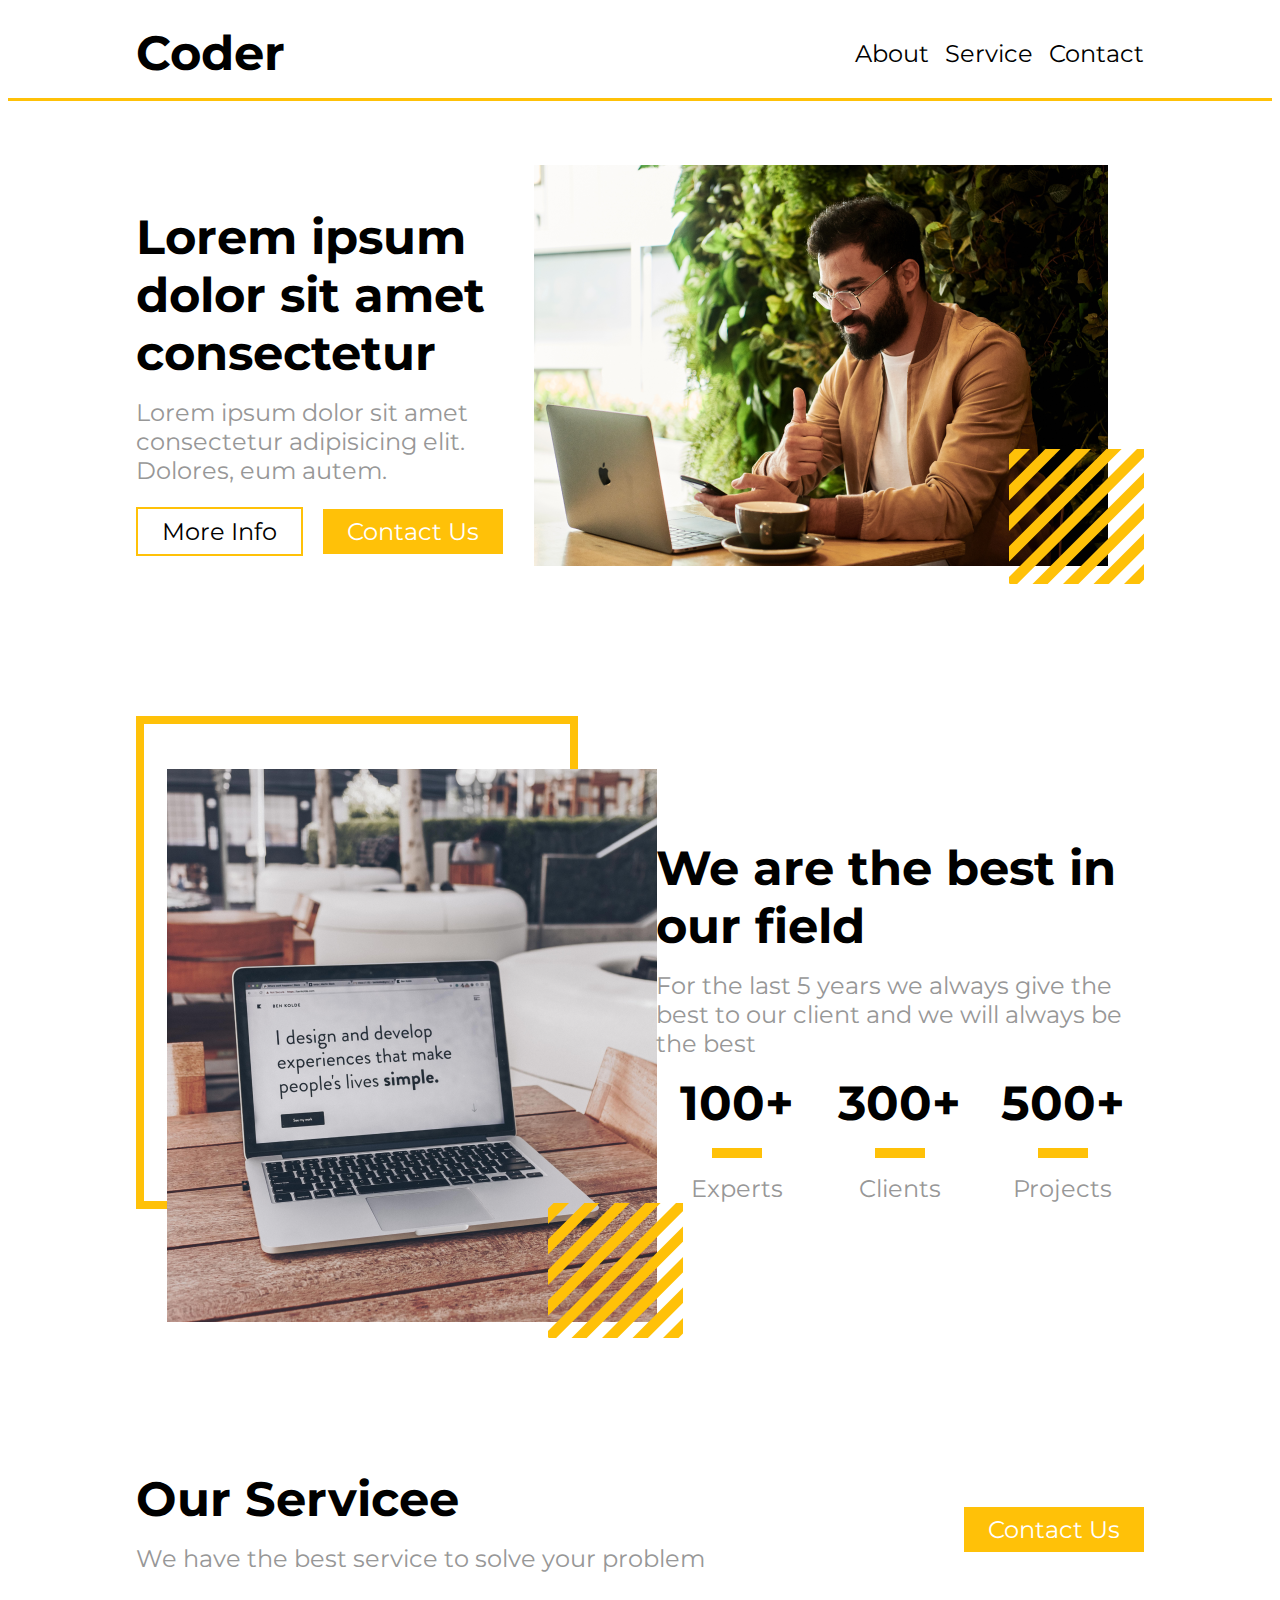
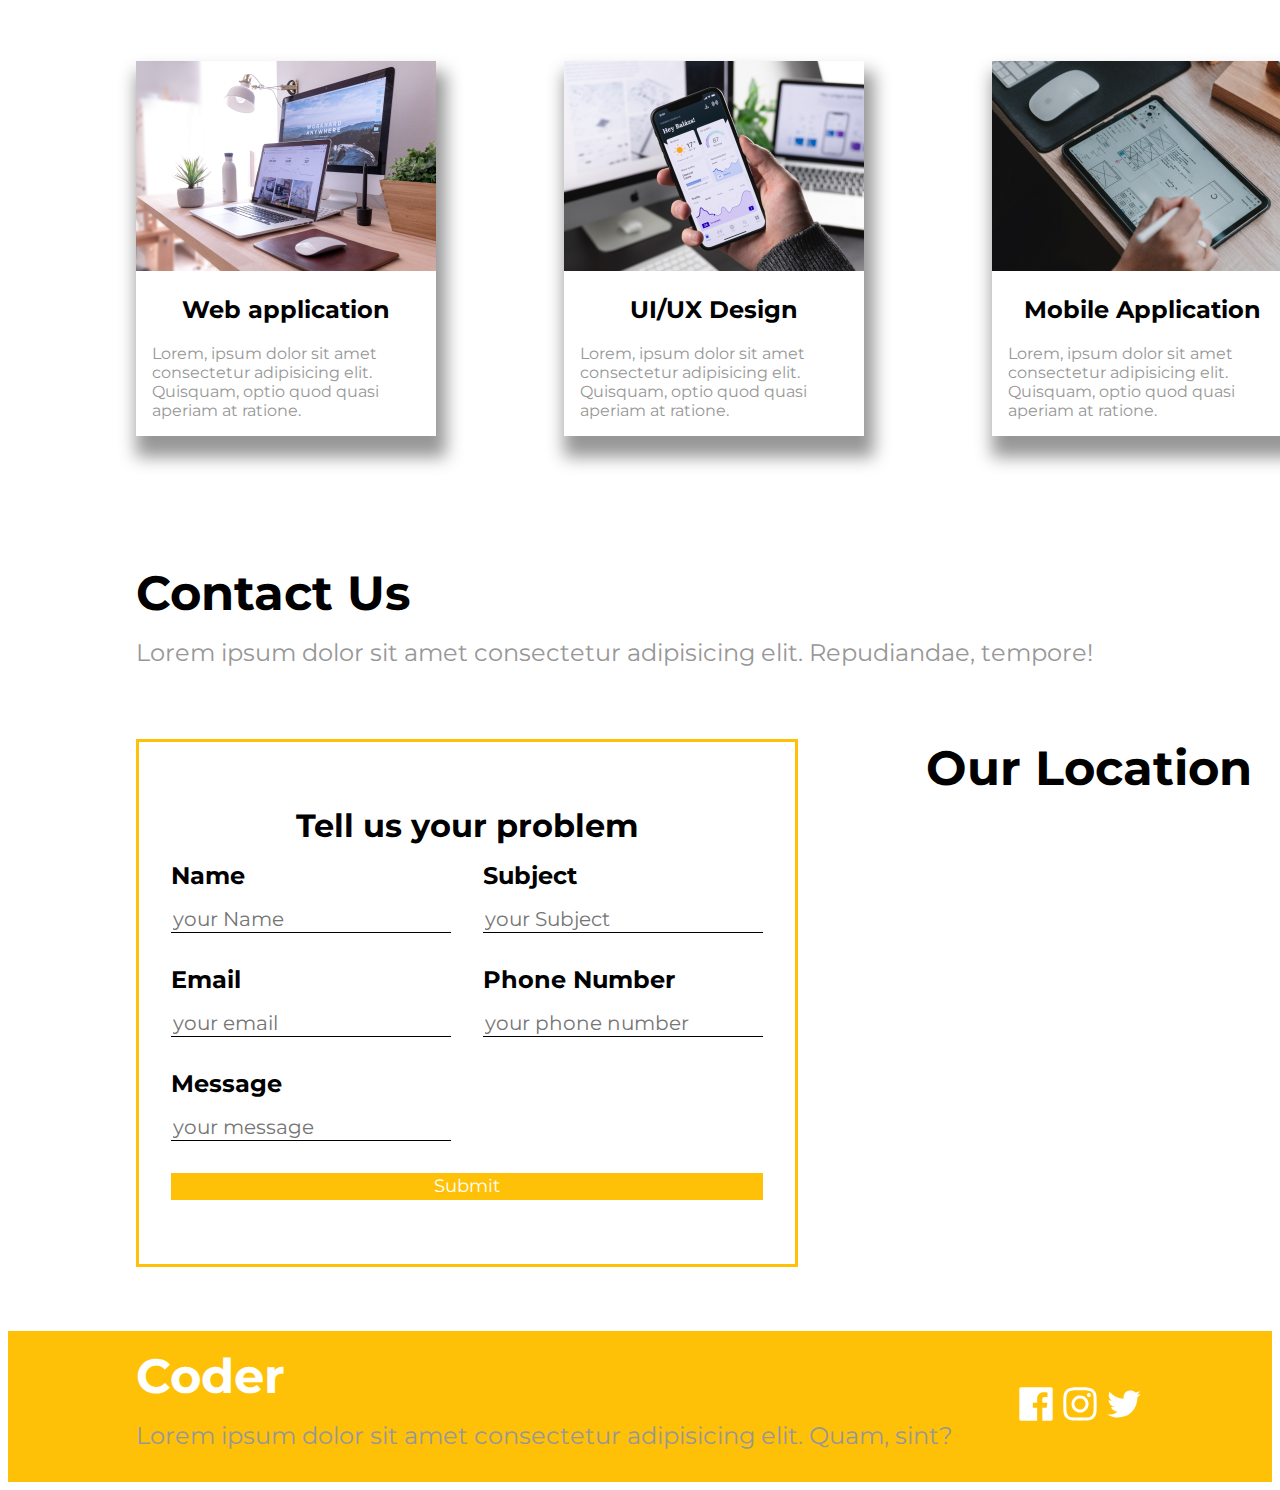
<file: latihan 2.html>
<!DOCTYPE html>
<html>
<head>
	<meta charset="utf-8">
	<meta name="viewport" content="width=device-width, initial-scale=1">
	<title>tes</title>
	<link rel="stylesheet" type="text/css" href="style.css">
	<link rel="preconnect" href="https://fonts.googleapis.com">
    <link rel="preconnect" href="https://fonts.gstatic.com" crossorigin>
    <link href="https://fonts.googleapis.com/css2?family=Montserrat:wght@500;700&display=swap" rel="stylesheet">

</head>
<body>
	<!-- <h1>mengubah background dengan gambar</h1> -->
<!-- 	<div class="box-1">
		<h1>ini adalah box 1</h1>
	</div>

	<div class="box-2">
		<h1>ini adalah box 2</h1>
	</div>
 -->
<!-- 	<p id="garis_1">Garis dengan gaya solid</p>
	<p id="garis_2">Garis dengan gaya dotted</p>
	<p id="garis_3">Garis dengan gaya dashed</p>
	<p id="garis_4">Garis dengan gaya double</p>
	<p id="garis_5">Garis dengan gaya groove</p>
	<p id="garis_6">Garis dengan gaya inset</p>
	<p id="garis_7">Garis dengan gaya outset</p>
	<p id="garis_8">Garis dengan gaya ridge</p> -->


	<!-- <h1>tutorial float di CSS <br> www.malasngoding.com</h1>
	<div class="kotak">
		<iframe src="https://	malasngoding.com"></iframe>
		<p class="huruf">
			Belajar tutorial pemrograman web, mobile dan download sourcecode di
			malasngoding.com. tutorial belajar css tentang penggunaan float di css. cara menggunakan float di css.
			cara membuat element berbaris dengan float css. belajar css menggunakan float css. Belajar tutorial
			pemrograman web, mobile dan download sourcecode di malasngoding.com. tutorial belajar css tentang
			penggunaan float di css. cara menggunakan float di css. cara membuat element berbaris dengan float css.
			belajar css menggunakan float css.Belajar tutorial pemrograman web, mobile dan download sourcecode di
			malasngoding.com. tutorial belajar css tentang penggunaan float di css. cara menggunakan float di
			css.belajar css menggunakan float css.Belajar tutorial pemrograman web, mobile dan download
			sourcecode di malasngoding.com. tutorial belajar css tentang penggunaan float di css. cara menggunakan
			float di css. cara membuat element berbaris dengan float css. belajar css menggunakan float css.Belajar
			tutorial pemrograman web, mobile dan download sourcecode di malasngoding.com. tutorial belajar css
			tentang penggunaan float di css. cara menggunakan float di css. cara membuat element berbaris dengan
			float css. belajar css menggunakan float css. cara membuat element berbaris dengan float css. belajar css
			menggunakan float css.Belajar tutorial pemrograman web, mobile dan download sourcecode di
			malasngoding.com. tutorial belajar css tentang penggunaan float di css. cara menggunakan float di css.
			cara membuat element berbaris dengan float css. belajar css menggunakan float css.Belajar tutorial
			pemrograman web, mobile dan download sourcecode di malasngoding.com. tutorial belajar css tentang
			penggunaan float di css. cara menggunakan float di css. cara membuat element berbaris dengan float css.
			belajar css menggunakan float css.Belajar tutorial pemrograman web, mobile dan download sourcecode di
			malasngoding.com. tutorial belajar css tentang penggunaan float di css. cara menggunakan float di css.
			cara membuat element berbaris dengan float css. belajar css menggunakan float css.Belajar tutorial
			pemrograman web, mobile dan download sourcecode di malasngoding.com. tutorial belajar css tentang
			penggunaan float di css. cara menggunakan float di css. cara membuat element berbaris dengan float css.
			belajar css menggunakan float css.Belajar tutorial pemrograman web, mobile dan download sourcecode di
			malasngoding.com. tutorial belajar css tentang penggunaan float di css. cara menggunakan float di css.
			cara membuat element berbaris dengan float css. belajar css menggunakan float css.Belajar tutorial
			pemrograman web, mobile dan download sourcecode di malasngoding.com. tutorial belajar css tentang
			penggunaan float di css. cara menggunakan float di css. cara membuat element berbaris dengan float css.
			belajar css menggunakan float css.
		</p>
	</div> -->

	<!-- <h1>Cara Design Table Dengan CSS | www.malasngoding.com</h1>
	<h4>Design table 1</h4>
	<table class="table1">
		<tr>
			<th>No</th>
			<th>Nama</th>
			<th>Alamat</th>
			<th>Usia</th>
		</tr>
		<tr>
			<td>1</td>
			<td>Andi Saputra</td>
			<td>Magelang</td>
			<td>21</td>
		</tr>
		<tr>
			<td>2</td>
			<td>Budi Budiman</td>
			<td>Jakarta</td>
			<td>24</td>
		</tr>
		<tr>
			<td>3</td>
			<td>Calvin Sanusi</td>
			<td>Malang</td>
			<td>29</td>
		</tr>
		<tr>
			<td>4</td>
			<td>Diki</td>
			<td>Bandung</td>
			<td>24</td>
			</tr>
		<tr>
			<td>5</td>
			<td>Malas Ngoding</td>
			<td>Medan</td>
			<td>23</td>
		</tr> -->
<!-- 

</table> -->












<!-- <header class="">
	<h1>CODER</h1>
	<nav>
		<a href="">about</a>
		<a href="">service</a>
		<a href="">contact</a>
	</nav>
</header>
<section>
	<div>
		<h1>Lorem ipsum dolor sit amet </h1>
		<p>Lorem ipsum dolor sit amet consectetur adipisicing elit. Est mole
			stias hic porro, praesentium nesciunt eaque
			 dolores ipsa quam laudantium veritat
			 is, ipsam sapiente! Fugiat sint deserunt
			 ollitia nul
			la accusantium soluta unde.
			Lorem ipsum dolor sit amet consectetur adipisicing elit. Libero possimus recusandae animi aperiam ratione quam officiis exercitationem harum odio dolores magnam, nihil vel nesciunt reprehenderit. Doloremque, labore vel! Ipsa, aperiam.
		</p>
		<div>
			<a class="btn-alt" href="">more info</a>
			<a class="btn" href="">contact us</a>
		</div>
	</div>
	<div>
		<img src="images/landing.png" alt="">
	</div>
</section>
<section>
	<div>
		<img src="images/about.png" alt="">
	</div>
	<div>
		<h1>we are the best in the world</h1>
		<p>for every year we always give the best of all</p>
		<div>
			<div>
				<h1>100+</h1>
				<div></div>
				<p>experts</p>
			</div>
			<div>
				<h1>30M+</h1>
				<div></div>
				<p>clients</p>
			</div>
			<div>
				<h1>100M</h1>
				<div></div>
				<p>project</p>
			</div>
		</div>
	</div>
</section>
<section>
	<div>
		<div>
			<h1>our service</h1>
			<p>we have best solution</p>
		</div>
	</div>
	<a href="" class="btn">contact us</a>
	<div>
		<div>
			<img src="images/service1.png" alt="">
			<h1>web application</h1>
			<p>Lorem ipsum dolor sit amet consectetur adipisicing elit. Obcaecati quibusdam voluptate veritatis temporibus nesciunt ea harum quaerat nihil porro maxime ex quas sit natus non eaque ducimus, fuga ipsa accusantium?</p>
		</div>
		<div>
			<img src="images/service2.png" alt="">
			<h1>UI design</h1>
			<p>Lorem ipsum dolor sit amet consectetur adipisicing elit. Obcaecati quibusdam voluptate veritatis temporibus nesciunt ea harum quaerat nihil porro maxime ex quas sit natus non eaque ducimus, fuga ipsa accusantium?</p>
		</div>
		<div>
			<img src="images/service3.png" alt="">
			<h1>wmobile application</h1>
			<p>Lorem ipsum dolor sit amet consectetur adipisicing elit. Obcaecati quibusdam voluptate veritatis temporibus nesciunt ea harum quaerat nihil porro maxime ex quas sit natus non eaque ducimus, fuga ipsa accusantium?</p>
		</div>
	</div>
</section>
<section>
	<h1>contactus</h1>
	<p>Lorem ipsum, dolor sit amet consectetur adipisicing elit. Temporibus consequatur minus vero aspernatur voluptas rem eligendi, ipsa quis pariatur eius atque non, itaque architecto cum esse suscipit corporis debitis cupiditate.</p>
	<div>
		<div>
			<form action="">
				<h1>tell us ur problem</h1>
				<div>
					<div>
						<label for=""></label>
						<input type="text">
					</div>
					<div>
						<label for=""></label>
						<input type="text">
					</div>
					<div>
						<label for=""></label>
						<input type="text">
					</div>
					<div>
						<label for=""></label>
						<input type="text">
					</div>
					<div>
						<label for=""></label>
						<input type="text">
					</div>
				</div>
				<button>submit</button>
			</form>
		</div>
	</div>
</section>
<footer>
	<div>
		<h1>Coder</h1>
		<p>bla bla bla</p>
	</div>
	<div>
		<img src="images/Facebook.svg" alt="">
		<img src="images/Instagram.svg" alt="">
		<img src="images/Twitter.svg" alt="">
	</div>
</footer> -->







<header id="header">
	<h1>Coder</h1>
	<nav>
		<a href="#about">About</a>
		<a href="#service">Service</a>
		<a href="#contact">Contact</a>
	</nav>
</header>
<section id="landing">
	<div>
		<h1>Lorem ipsum dolor sit amet consectetur</h1>
		<p>Lorem ipsum dolor sit amet consectetur adipisicing elit. Dolores, eum autem.</p>
		<div>
			<a class="btn btn-alt" href="#about">More Info</a>
			<a class="btn" href="#contact">Contact Us</a>
		</div>
	</div>
	<div>
		<img src="images/landing.png" alt="Landing Image">
	</div>
</section>
<section id="about">
	<div>
		<img src="images/about.png" alt="About Image">
	</div>
	<div>
		<h1>We are the best in our field</h1>
		<p>For the last 5 years we always give the best to our client and we will always be the best</p>
		<div class="aboutstat">
			<div class="statitem">
				<h1>100+</h1>
				<div></div>
				<p>Experts</p>
			</div>
			<div class="statitem">
				<h1>300+</h1>
				<div></div>
				<p>Clients</p>
			</div>
			<div class="statitem">
				<h1>500+</h1>
				<div></div>
				<p>Projects</p>
			</div>
		</div>
	</div>
</section>
<section id="service">
	<div class="serviceitem">
		<div>
			<h1>Our Servicee</h1>
			<p>We have the best service to solve your problem</p>
		</div>
		<a href="#contact" class="btn">Contact Us</a>
	</div>
	<div class="servicedetail">
		<div class="servicedetailitem">
			<img src="images/service1.png" alt="service 1 image">
			<h2>Web application</h2>
			<p>Lorem, ipsum dolor sit amet consectetur adipisicing elit. Quisquam, optio quod quasi aperiam at ratione.</p>
		</div>
		<div class="servicedetailitem">
			<img src="images/service2.png" alt="service 2 image">
			<h2>UI/UX Design</h2>
			<p>Lorem, ipsum dolor sit amet consectetur adipisicing elit. Quisquam, optio quod quasi aperiam at ratione.</p>
		</div>
		<div class="servicedetailitem">
			<img src="images/service3.png" alt="service 4 image">
			<h2>Mobile Application</h2>
			<p>Lorem, ipsum dolor sit amet consectetur adipisicing elit. Quisquam, optio quod quasi aperiam at ratione.</p>
		</div>
	</div>
</section>
<section id="contact">
	<h1>Contact Us</h1>
	<p>Lorem ipsum dolor sit amet consectetur adipisicing elit. Repudiandae, tempore!</p>
	<div class="contact-detail">
		<form action="">
			<h1>Tell us your problem</h1>
			<div class="form-group">
				<div class="form-input">
					<label for="">Name</label>
					<input type="text" placeholder="your Name">
				</div>
				<div class="form-input">
					<label for="">Subject</label>
					<input type="text" placeholder="your Subject">
				</div>
				<div class="form-input">
					<label for="">Email</label>
					<input type="text" placeholder="your email">
				</div>
				<div class="form-input">
					<label for="">Phone Number</label>
					<input type="text" placeholder="your phone number">
				</div>
				<div class="form-input">
					<label for="">Message</label>
					<input type="text" placeholder="your message">
				</div>
			</div>
			<button class="tombol">Submit</button>
		</form>
	<div>
			<h1>Our Location</h1>
			<iframe src="https://www.google.com/maps/embed?pb=!1m18!1m12!1m3!1d15864.65706910555!2d106.8524594283222!3d-6.242070227706176!2m3!1f0!2f0!3f0!3m2!1i1024!2i768!4f13.1!3m3!1m2!1s0x2e69fd4525190ba3%3A0x19b6e12e2482ee41!2sCoding%20Studio!5e0!3m2!1sid!2sid!4v1662888075401!5m2!1sid!2sid" width="600" height="450" style="border:0;" allowfullscreen="" loading="lazy" referrerpolicy="no-referrer-when-downgrade"></iframe>
		</div>
	</div>
</section>
<footer>
	<div>
		<h1>Coder</h1>
		<p>Lorem ipsum dolor sit amet consectetur adipisicing elit. Quam, sint?</p>
	</div>
	<div>
		<img src="images/Facebook.svg" alt="">
		<img src="images/Instagram.svg" alt="">
		<img src="images/Twitter.svg" alt="">
	</div>
</footer>

</body>
</html>
</file>
<file: style.css>
* {
    font-family: "Montserrat";
}

h1 {
    font-weight: 700;
    font-size: 48px;
    margin: 0 0 16px 0;
}

a {
    text-decoration: none;
    color: black;
    font-size: 24px;
}

p {
    color: #979797;
    margin: 0 0 16px 0;
    font-size: 24px;
}

section {
    padding: 64px 128px;
}

.btn {
    background-color: #FFC108;
    color: white;
    padding: 8px 24px;
}

.btn-alt {
    background-color: white;
    color: black;
    margin-right: 16px;
    border: 2px solid #FFC108;
}

#header {
    display: flex;
    align-items: center;
    justify-content: space-between;
    padding: 16px 128px;
    position: sticky;
    top: 0;
    background-color: white;
    border-bottom:3px solid #FFC108;
}

#header a:hover{
    border-bottom:2.5px solid #FFC108;
    color: #FFC108;
}

#header h1 {
    margin: 0;
}

#landing {
    display: flex;
    align-items: center;
    justify-content: space-between;
    column-gap: 16px;
}

#landing p {
    margin-bottom: 32px;
}

nav > a {
    margin-left: 12px;
}

#about{
    display: flex;
    align-items: center;
    justify-content: space-between;
    column-gap: 16px;
}

#about > div {
    width: 50%;
}

.aboutstat{
    display: grid;
    grid-template-columns: repeat(3,1fr);
    text-align: center;
}

.statitem{
    display: flex;
    flex-direction: column;
    align-items: center;
}

.statitem div {
    text-align: center;
    background-color: #FFC108;
    width: 50px;
    height: 10px;
    margin-bottom: 16px;
}

.serviceitem{
    display: flex;
    align-items: center;
    justify-content: space-between;
}

.servicedetail{
    display: grid;
    grid-template-columns: repeat(3,1fr);
    column-gap: 128px;
    margin-top:72px;
}

.servicedetail >img{
    width: 100%;
}

.servicedetailitem > p {
    font-size: 16px;
    padding: 0 16px;
}

.servicedetailitem{
    box-shadow:5px 16px 16px 5px #979797;
}

.servicedetailitem:hover{
    transform: scale(1.15);
}

.servicedetailitem > h2{
    text-align: center;
}

.contact-detail{
    display: flex;
    margin-top: 72px;
    justify-content: space-between;
    column-gap: 128px;  
}

.form-group{
    display: grid;
    grid-template-columns: repeat(2,1fr);
    column-gap: 32px;
    margin: top 32px;
}

.form-input{
    display: flex;
    flex-direction: column;
    margin-bottom:32px;
}

.form-input input{
    border:none;
    outline:none;
    border-bottom:1px solid black;
    font-size: 20px;
}

.form-input label{
    font-weight:700;
    margin-bottom: 16px;
    font-size: 24px;
}

.tombol{
    border: none;
    background-color: #FFC108;
    color: white;
    width: 100%;
    text-align: center;
    height: 50%;
    font-size: large;
}

.tombol:hover{
    cursor: pointer;
}

.form-input input:focus{
    border-bottom: 2px solid #FFC108;
}

form{
    display: flex;
    flex-direction: column;
    border :3px solid #FFC108;
    padding: 64px 32px;
}

form h1{
    font-size: 32px;
    text-align: center;
}

footer{
    padding:16px 128px;
    background-color: #FFC108;
    color: white;
    display: flex;
    justify-content: space-between;
    align-items: center;
}

footer p {
    display:flex;
    gap: 32px;
}


@media only screen and (max-width: 992px) {
    #header, #footer {
        padding: 16px 32px;
    }

    section {
        padding: 64px 32px;
    }

    #landing {
        flex-direction: column-reverse;
        justify-content: center;
        align-items: center;
        text-align: center;
    }

    #landing > div {
        width: 100%;
    }

    #about {
        flex-direction: column;
        text-align: center;
        justify-content: center;
        align-items: center;
    }

    #about > div {
        width: 100%;
    }

    .service-detail {
        gap: 16px;
    }

    .contact-detail {
        flex-direction: column;
        justify-content: center;
        align-items: center;
        row-gap: 64px;
    }
}
</file>
